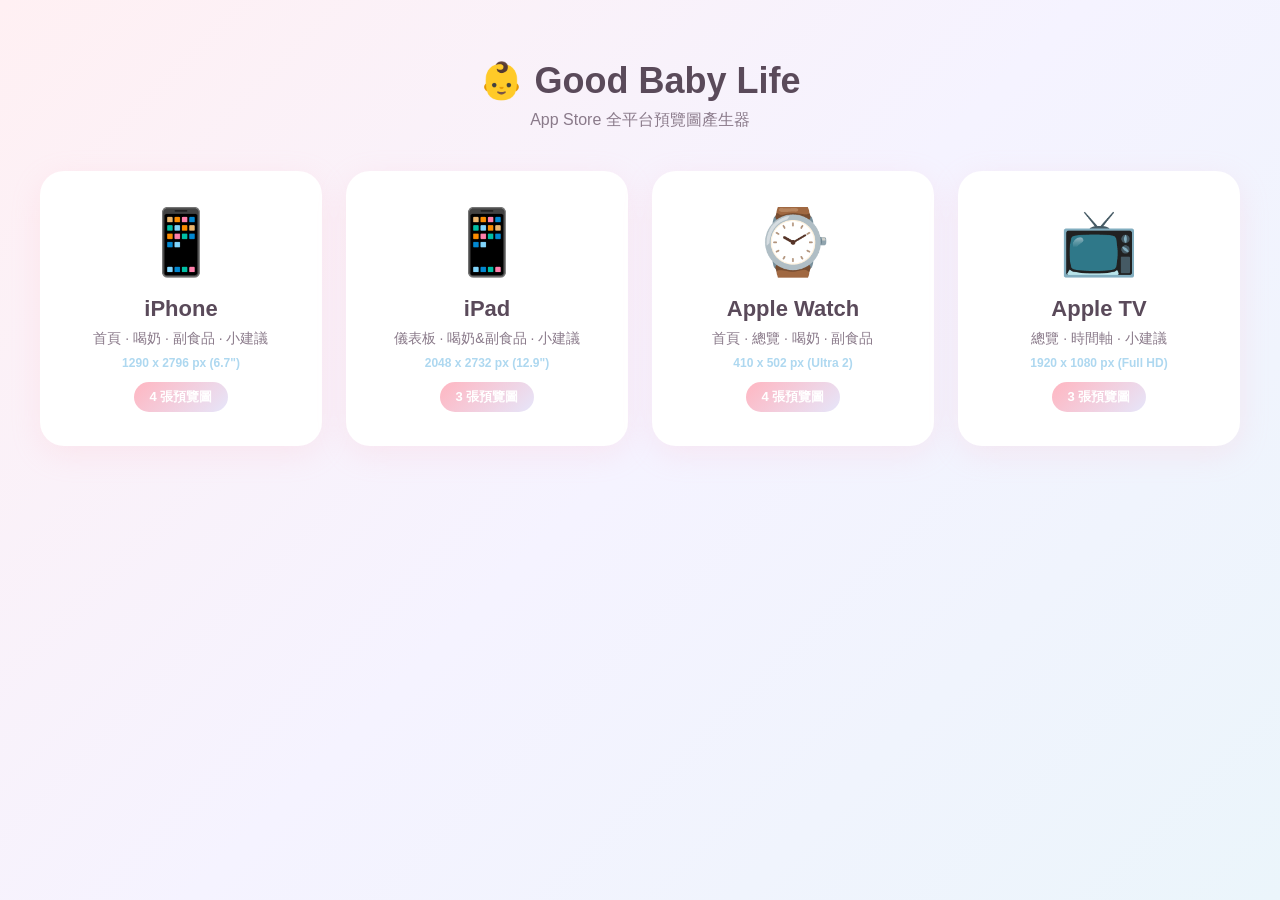
<file: previews/index.html>
<!DOCTYPE html>
<html lang="zh-TW">
<head>
<meta charset="UTF-8">
<meta name="viewport" content="width=device-width, initial-scale=1.0">
<title>Good Baby Life - 全平台預覽圖</title>
<style>
*{margin:0;padding:0;box-sizing:border-box}
body{font-family:-apple-system,BlinkMacSystemFont,"Noto Sans TC",sans-serif;background:linear-gradient(135deg,#FFF0F3,#F5F3FF,#EBF5FB);min-height:100vh;padding:60px 20px;display:flex;flex-direction:column;align-items:center}
h1{font-size:36px;color:#5A4A5A;margin-bottom:8px}
.sub{font-size:16px;color:#8A7A8A;margin-bottom:40px}
.cards{display:grid;grid-template-columns:repeat(auto-fit,minmax(280px,1fr));gap:24px;max-width:1200px;width:100%}
.card{background:#fff;border-radius:24px;padding:32px;text-align:center;box-shadow:0 8px 30px rgba(255,182,193,0.2);transition:all 0.3s;text-decoration:none;color:inherit;border:2px solid transparent}
.card:hover{transform:translateY(-8px);box-shadow:0 16px 50px rgba(255,182,193,0.3);border-color:#FFB6C1}
.card-icon{font-size:64px;margin-bottom:16px}
.card h2{font-size:22px;color:#5A4A5A;margin-bottom:8px}
.card p{font-size:14px;color:#8A7A8A;margin-bottom:4px}
.card .spec{font-size:12px;color:#AED8F0;font-weight:600;margin-top:8px}
.card .count{display:inline-block;margin-top:12px;padding:6px 16px;background:linear-gradient(135deg,#FFB6C1,#E6E6FA);color:#fff;border-radius:20px;font-size:13px;font-weight:600}
</style>
</head>
<body>
<h1>👶 Good Baby Life</h1>
<p class="sub">App Store 全平台預覽圖產生器</p>
<div class="cards">
  <a class="card" href="app-store-previews.html">
    <div class="card-icon">📱</div>
    <h2>iPhone</h2>
    <p>首頁 · 喝奶 · 副食品 · 小建議</p>
    <div class="spec">1290 x 2796 px (6.7")</div>
    <div class="count">4 張預覽圖</div>
  </a>
  <a class="card" href="ipad-previews.html">
    <div class="card-icon">📱</div>
    <h2>iPad</h2>
    <p>儀表板 · 喝奶&副食品 · 小建議</p>
    <div class="spec">2048 x 2732 px (12.9")</div>
    <div class="count">3 張預覽圖</div>
  </a>
  <a class="card" href="watch-previews.html">
    <div class="card-icon">⌚</div>
    <h2>Apple Watch</h2>
    <p>首頁 · 總覽 · 喝奶 · 副食品</p>
    <div class="spec">410 x 502 px (Ultra 2)</div>
    <div class="count">4 張預覽圖</div>
  </a>
  <a class="card" href="tv-previews.html">
    <div class="card-icon">📺</div>
    <h2>Apple TV</h2>
    <p>總覽 · 時間軸 · 小建議</p>
    <div class="spec">1920 x 1080 px (Full HD)</div>
    <div class="count">3 張預覽圖</div>
  </a>
</div>
</body>
</html>
</file>
